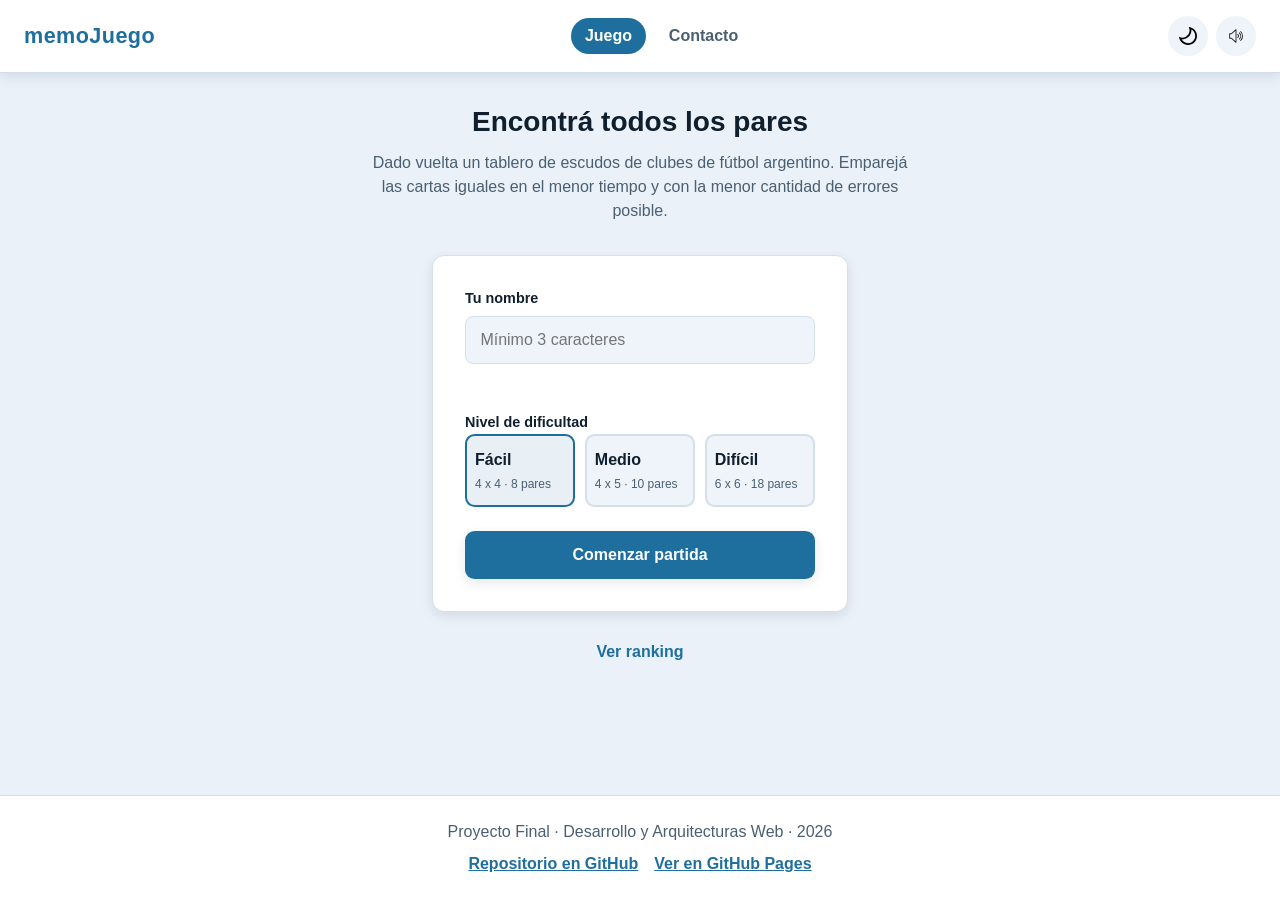
<file: index.html>
<!DOCTYPE html>
<html lang="es">
<head>
    <meta charset="UTF-8">
    <meta name="viewport" content="width=device-width, initial-scale=1.0">
    <title>memoJuego - Escudos de clubes argentinos</title>
    <link rel="stylesheet" href="css/estilos.css">
</head>
<body>
    <header class="encabezado">
        <div class="marca-sitio">
            <span class="nombre-sitio">memoJuego</span>
        </div>
        <nav class="navegacion" aria-label="Navegación principal">
            <a class="enlace-nav enlace-nav-activo" href="index.html">Juego</a>
            <a class="enlace-nav" href="pages/contacto.html">Contacto</a>
        </nav>
        <div class="acciones-encabezado">
            <button class="boton-icono" id="boton-tema" type="button" aria-label="Cambiar entre modo claro y oscuro">
                <img class="icono-boton" src="assets/imagenes/luna.svg" alt="" aria-hidden="true">
            </button>
            <button class="boton-icono" id="boton-sonido" type="button" aria-label="Activar o desactivar sonidos">
                <img class="icono-boton" src="assets/imagenes/sound-on.svg" alt="" aria-hidden="true">
            </button>
        </div>
    </header>

    <main class="contenido">
        <section class="pantalla vista-inicio" id="pantalla-inicio" aria-labelledby="titulo-inicio">
            <h1 class="titulo-pantalla" id="titulo-inicio">Encontrá todos los pares</h1>
            <p class="texto-pantalla">Dado vuelta un tablero de escudos de clubes de fútbol argentino. Emparejá las cartas iguales en el menor tiempo y con la menor cantidad de errores posible.</p>
            <form class="formulario-inicio" id="formulario-inicio" novalidate>
                <div class="campo">
                    <label class="etiqueta-campo" for="entrada-nombre">Tu nombre</label>
                    <input class="control-campo" id="entrada-nombre" type="text" placeholder="Mínimo 3 caracteres" autocomplete="off" maxlength="20">
                    <p class="error-campo" id="error-nombre" role="alert"></p>
                </div>
                <fieldset class="campo campo-niveles">
                    <legend class="etiqueta-campo">Nivel de dificultad</legend>
                    <div class="selector-nivel" id="selector-nivel" role="radiogroup" aria-label="Nivel de dificultad">
                        <button class="opcion-nivel opcion-nivel-activa" type="button" data-nivel="facil" role="radio" aria-checked="true">
                            <span class="nombre-opcion">Fácil</span>
                            <span class="detalle-opcion">4 x 4 · 8 pares</span>
                        </button>
                        <button class="opcion-nivel" type="button" data-nivel="medio" role="radio" aria-checked="false">
                            <span class="nombre-opcion">Medio</span>
                            <span class="detalle-opcion">4 x 5 · 10 pares</span>
                        </button>
                        <button class="opcion-nivel" type="button" data-nivel="dificil" role="radio" aria-checked="false">
                            <span class="nombre-opcion">Difícil</span>
                            <span class="detalle-opcion">6 x 6 · 18 pares</span>
                        </button>
                    </div>
                </fieldset>
                <button class="boton boton-primario" id="boton-comenzar" type="submit">Comenzar partida</button>
            </form>
            <button class="boton boton-fantasma" id="boton-ranking-inicio" type="button">Ver ranking</button>
        </section>

        <section class="pantalla vista-juego oculto" id="pantalla-juego" aria-labelledby="titulo-juego">
            <h2 class="visualmente-oculto" id="titulo-juego">Partida en curso</h2>
            <div class="tablero-superior">
                <ul class="marcador" aria-live="polite">
                    <li class="item-marcador">
                        <span class="etiqueta-marcador">Jugador</span>
                        <span class="valor-marcador" id="dato-jugador">-</span>
                    </li>
                    <li class="item-marcador">
                        <span class="etiqueta-marcador">Tiempo</span>
                        <span class="valor-marcador" id="dato-tiempo">00:00</span>
                    </li>
                    <li class="item-marcador">
                        <span class="etiqueta-marcador">Puntaje</span>
                        <span class="valor-marcador" id="dato-puntaje">0</span>
                    </li>
                    <li class="item-marcador">
                        <span class="etiqueta-marcador">Pares</span>
                        <span class="valor-marcador" id="dato-pares">0 / 0</span>
                    </li>
                    <li class="item-marcador">
                        <span class="etiqueta-marcador">Intentos</span>
                        <span class="valor-marcador" id="dato-intentos">0</span>
                    </li>
                    <li class="item-marcador">
                        <span class="etiqueta-marcador">Errores</span>
                        <span class="valor-marcador" id="dato-errores">0</span>
                    </li>
                </ul>
            </div>
            <div class="tablero tablero-facil" id="tablero" aria-label="Tablero de cartas"></div>
            <div class="controles-juego">
                <button class="boton boton-secundario" id="boton-reiniciar" type="button">Reiniciar partida</button>
                <button class="boton boton-fantasma" id="boton-nueva" type="button">Cambiar jugador o nivel</button>
                <button class="boton boton-fantasma" id="boton-ranking-juego" type="button">Ver ranking</button>
            </div>
        </section>
    </main>

    <footer class="pie">
        <p class="texto-pie">Proyecto Final · Desarrollo y Arquitecturas Web · 2026</p>
        <div class="enlaces-pie">
            <a class="enlace-pie" id="enlace-repositorio" href="https://github.com/UAIFede/daw2026-exfinal-riquelme" target="_blank" rel="noopener noreferrer">Repositorio en GitHub</a>
            <a class="enlace-pie" id="enlace-pages" href="https://uaifede.github.io/daw2026-exfinal-riquelme/" target="_blank" rel="noopener noreferrer">Ver en GitHub Pages</a>
        </div>
    </footer>

    <div class="modal oculto" id="modal-victoria" role="dialog" aria-modal="true" aria-labelledby="titulo-victoria">
        <div class="caja-modal">
            <img class="icono-modal" src="assets/imagenes/ganador.svg" alt="" aria-hidden="true">
            <h2 class="titulo-modal" id="titulo-victoria">¡Ganaste!</h2>
            <p class="subtitulo-modal" id="resumen-victoria"></p>
            <dl class="detalle-puntaje" id="detalle-puntaje"></dl>
            <div class="acciones-modal">
                <button class="boton boton-primario" id="boton-jugar-otra" type="button">Jugar de nuevo</button>
                <button class="boton boton-secundario" id="boton-ver-ranking-victoria" type="button">Ver ranking</button>
            </div>
        </div>
    </div>

    <div class="modal oculto" id="modal-ranking" role="dialog" aria-modal="true" aria-labelledby="titulo-ranking">
        <div class="caja-modal caja-modal-ancha">
            <h2 class="titulo-modal" id="titulo-ranking">Ranking de partidas</h2>
            <div class="ranking-controles">
                <label class="etiqueta-campo" for="orden-ranking">Ordenar por</label>
                <select class="control-campo control-campo-select" id="orden-ranking">
                    <option value="puntaje">Puntaje</option>
                    <option value="fecha">Fecha</option>
                    <option value="duracion">Duración</option>
                    <option value="nivel">Nivel</option>
                </select>
            </div>
            <div class="ranking-tabla" id="ranking-tabla"></div>
            <div class="acciones-modal">
                <button class="boton boton-secundario" id="boton-borrar-ranking" type="button">Borrar historial</button>
                <button class="boton boton-fantasma" id="boton-cerrar-ranking" type="button">Cerrar</button>
            </div>
        </div>
    </div>

    <div class="modal oculto" id="modal-confirmacion" role="dialog" aria-modal="true" aria-labelledby="titulo-confirmacion">
        <div class="caja-modal">
            <img class="icono-modal icono-modal-mono" src="assets/imagenes/basura.svg" alt="" aria-hidden="true">
            <h2 class="titulo-modal" id="titulo-confirmacion">Borrar historial</h2>
            <p class="subtitulo-modal">Se van a eliminar todas las partidas guardadas. Esta acción no se puede deshacer.</p>
            <div class="acciones-modal">
                <button class="boton boton-peligro" id="boton-confirmar-borrado" type="button">Sí, borrar todo</button>
                <button class="boton boton-fantasma" id="boton-cancelar-borrado" type="button">Cancelar</button>
            </div>
        </div>
    </div>
  
    <script src="js/almacenamiento.js"></script>
    <script src="js/validaciones.js"></script>
    <script src="js/interfaz.js"></script>
    <script src="js/juego.js"></script>
    <script src="js/inicio.js"></script>
</body>
</html>
</file>
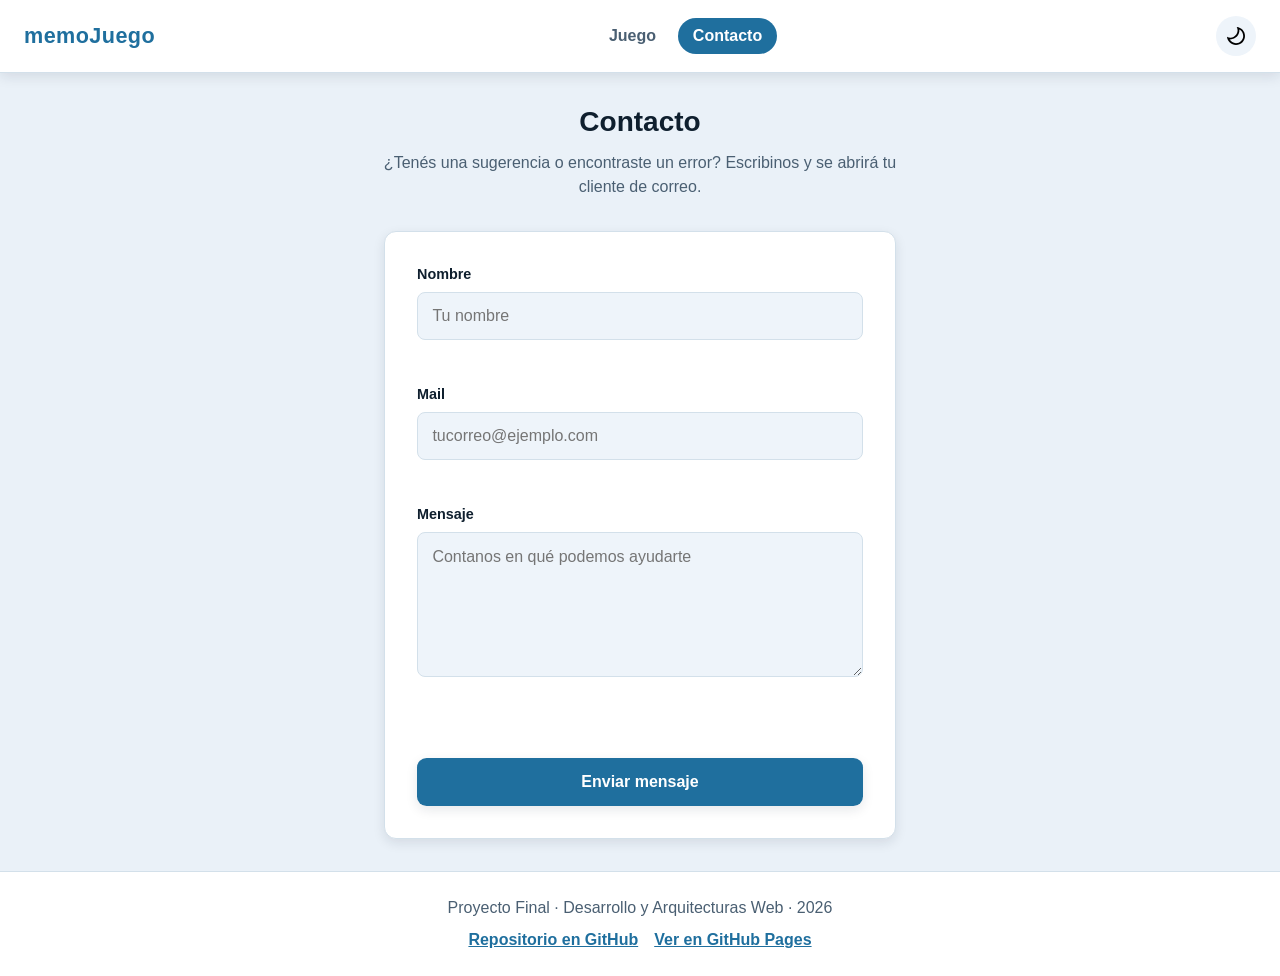
<file: pages/contacto.html>
<!DOCTYPE html>
<html lang="es">
<head>
    <meta charset="UTF-8">
    <meta name="viewport" content="width=device-width, initial-scale=1.0">
    <title>Contacto - memoJuego</title>
    <link rel="stylesheet" href="../css/estilos.css">
</head>
<body>
    <header class="encabezado">
        <div class="marca-sitio">
            <span class="nombre-sitio">memoJuego</span>
        </div>
        <nav class="navegacion" aria-label="Navegación principal">
            <a class="enlace-nav" href="../index.html">Juego</a>
            <a class="enlace-nav enlace-nav-activo" href="contacto.html">Contacto</a>
        </nav>
        <div class="acciones-encabezado">
            <button class="boton-icono" id="boton-tema" type="button" aria-label="Cambiar entre modo claro y oscuro">
                <img class="icono-boton" src="../assets/imagenes/luna.svg" alt="" aria-hidden="true">
            </button>
        </div>
    </header>

    <main class="contenido">
        <section class="pantalla vista-contacto" aria-labelledby="titulo-contacto">
            <h1 class="titulo-pantalla" id="titulo-contacto">Contacto</h1>
            <p class="texto-pantalla">¿Tenés una sugerencia o encontraste un error? Escribinos y se abrirá tu cliente de correo.</p>

            <form class="formulario-contacto" id="formulario-contacto" novalidate>
                <div class="campo">
                    <label class="etiqueta-campo" for="contacto-nombre">Nombre</label>
                    <input class="control-campo" id="contacto-nombre" type="text" placeholder="Tu nombre" autocomplete="off">
                    <p class="error-campo" id="error-contacto-nombre" role="alert"></p>
                </div>

                <div class="campo">
                    <label class="etiqueta-campo" for="contacto-mail">Mail</label>
                    <input class="control-campo" id="contacto-mail" type="text" placeholder="tucorreo@ejemplo.com" autocomplete="off">
                    <p class="error-campo" id="error-contacto-mail" role="alert"></p>
                </div>

                <div class="campo">
                    <label class="etiqueta-campo" for="contacto-mensaje">Mensaje</label>
                    <textarea class="control-campo control-campo-area" id="contacto-mensaje" rows="5" placeholder="Contanos en qué podemos ayudarte"></textarea>
                    <p class="error-campo" id="error-contacto-mensaje" role="alert"></p>
                </div>

                <p class="exito-campo" id="exito-contacto" role="status"></p>

                <button class="boton boton-primario" id="boton-enviar" type="submit">Enviar mensaje</button>
            </form>
        </section>
    </main>

    <footer class="pie">
        <p class="texto-pie">Proyecto Final · Desarrollo y Arquitecturas Web · 2026</p>
        <div class="enlaces-pie">
            <a class="enlace-pie" id="enlace-repositorio" href="https://github.com/UAIFede/daw2026-exfinal-riquelme" target="_blank" rel="noopener noreferrer">Repositorio en GitHub</a>
            <a class="enlace-pie" id="enlace-pages" href="https://uaifede.github.io/daw2026-exfinal-riquelme/" target="_blank" rel="noopener noreferrer">Ver en GitHub Pages</a>
        </div>
    </footer>
    <script src="../js/almacenamiento.js"></script>
    <script src="../js/validaciones.js"></script>
    <script src="../js/contacto.js"></script>
</body>
</html>
</file>
<file: css/estilos.css>
*,
*::before,
*::after {
    box-sizing: border-box;
    margin: 0;
    padding: 0;
}

html {
    font-size: 100%;
    line-height: 1.5;
    -webkit-text-size-adjust: 100%;
}

ul,
ol {
    list-style: none;
}

a {
    color: inherit;
    text-decoration: none;
}

button {
    border: none;
    background: none;
    color: inherit;
    font: inherit;
    cursor: pointer;
}

input,
textarea,
select {
    border: none;
    color: inherit;
    font: inherit;
}

img {
    display: block;
    max-width: 100%;
}

h1,
h2,
h3 {
    font-weight: 700;
    line-height: 1.2;
}

:root {
    --color-fondo: #eaf1f8;
    --color-superficie: #ffffff;
    --color-superficie-suave: #eef4fa;
    --color-borde: #d3e0ea;
    --color-texto: #0f1f2e;
    --color-texto-suave: #4a5f72;
    --color-primario: #1f6f9e;
    --color-primario-oscuro: #155879;
    --color-acento: #f5a623;
    --color-peligro: #d1495b;
    --color-exito: #2e9e6b;
    --sombra: 0 0.25rem 0.75rem #0f1f2e1a;
    --sombra-fuerte: 0 0.75rem 2rem #0f1f2e33;
    --radio: 0.75rem;
    --transicion: 0.25s ease;
}

body.tema-oscuro {
    --color-fondo: #0b1622;
    --color-superficie: #13212e;
    --color-superficie-suave: #1a2c3d;
    --color-borde: #2a3f52;
    --color-texto: #e7eef5;
    --color-texto-suave: #9db0c2;
    --color-primario: #2f7fb0;
    --color-primario-oscuro: #23628a;
    --color-acento: #f5b544;
    --color-peligro: #e06c7c;
    --color-exito: #4cc38a;
    --sombra: 0 0.25rem 0.75rem #00000059;
    --sombra-fuerte: 0 0.75rem 2rem #00000080;
}

body {
    display: flex;
    flex-direction: column;
    min-height: 100vh;
    background-color: var(--color-fondo);
    color: var(--color-texto);
    font-family: "Segoe UI", "Helvetica Neue", Arial, sans-serif;
    transition: background-color var(--transicion), color var(--transicion);
}

h1 {
    font-size: 1.75rem;
}

h2 {
    font-size: 1.4rem;
}

.encabezado {
    display: flex;
    justify-content: space-between;
    align-items: center;
    gap: 1rem;
    padding: 1rem 1.5rem;
    background-color: var(--color-superficie);
    border-bottom: 1px solid var(--color-borde);
    box-shadow: var(--sombra);
}

.marca-sitio {
    display: flex;
    align-items: center;
    gap: 0.5rem;
}

.nombre-sitio {
    color: var(--color-primario);
    letter-spacing: 0.02em;
    font-size: 1.35rem;
    font-weight: 700;
}

.acciones-encabezado {
    display: flex;
    gap: 0.5rem;
}

.navegacion {
    display: flex;
    gap: 0.5rem;
}

.enlace-nav {
    padding: 0.4rem 0.9rem;
    border-radius: 999px;
    color: var(--color-texto-suave);
    font-weight: 600;
    transition: background-color var(--transicion), color var(--transicion);
}

.enlace-nav:hover,
.enlace-nav:focus-visible {
    background-color: var(--color-superficie-suave);
    color: var(--color-texto);
}

.enlace-nav-activo {
    background-color: var(--color-primario);
    color: #ffffff;
}

.enlace-nav-activo:hover,
.enlace-nav-activo:focus-visible {
    background-color: var(--color-primario-oscuro);
    color: #ffffff;
}

.boton-icono {
    display: flex;
    justify-content: center;
    align-items: center;
    width: 2.5rem;
    height: 2.5rem;
    border-radius: 50%;
    background-color: var(--color-superficie-suave);
    transition: background-color var(--transicion), transform var(--transicion);
}

.boton-icono:hover,
.boton-icono:focus-visible {
    background-color: var(--color-borde);
    transform: translateY(-1px);
}

.icono-boton {
    width: 1.15rem;
    height: 1.15rem;
}

body.tema-oscuro .icono-boton {
    filter: invert(1);
}

.contenido {
    display: flex;
    flex: 1;
    flex-direction: column;
    align-items: center;
    width: 100%;
    max-width: 60rem;
    margin: 0 auto;
    padding: 2rem 1.5rem;
}

.pantalla {
    display: flex;
    flex-direction: column;
    align-items: center;
    width: 100%;
}

.titulo-pantalla {
    text-align: center;
    color: var(--color-texto);
}

.texto-pantalla {
    max-width: 34rem;
    margin: 0.75rem auto 2rem;
    text-align: center;
    color: var(--color-texto-suave);
}

.formulario-inicio {
    display: flex;
    flex-direction: column;
    gap: 1.5rem;
    width: 100%;
    max-width: 26rem;
    padding: 2rem;
    background-color: var(--color-superficie);
    border: 1px solid var(--color-borde);
    border-radius: var(--radio);
    box-shadow: var(--sombra);
}

.formulario-contacto {
    display: flex;
    flex-direction: column;
    gap: 1.25rem;
    width: 100%;
    max-width: 32rem;
    padding: 2rem;
    background-color: var(--color-superficie);
    border: 1px solid var(--color-borde);
    border-radius: var(--radio);
    box-shadow: var(--sombra);
}

.campo {
    display: flex;
    flex-direction: column;
    gap: 0.4rem;
    border: none;
}

.etiqueta-campo {
    color: var(--color-texto);
    font-size: 0.9rem;
    font-weight: 600;
}

.control-campo {
    width: 100%;
    padding: 0.7rem 0.9rem;
    background-color: var(--color-superficie-suave);
    border: 1px solid var(--color-borde);
    border-radius: 0.5rem;
    color: var(--color-texto);
    font-size: 1rem;
    transition: border-color var(--transicion), box-shadow var(--transicion);
}

.control-campo:focus-visible {
    border-color: var(--color-primario);
    outline: none;
    box-shadow: 0 0 0 3px #1f6f9e33;
}

.control-campo-area {
    resize: vertical;
    min-height: 6rem;
}

.control-campo-select {
    cursor: pointer;
}

.error-campo {
    min-height: 1.1rem;
    color: var(--color-peligro);
    font-size: 0.85rem;
    font-weight: 600;
}

.exito-campo {
    min-height: 1.1rem;
    color: var(--color-exito);
    font-size: 0.9rem;
    font-weight: 600;
}

.campo-niveles {
    gap: 0.75rem;
}

.selector-nivel {
    display: flex;
    gap: 0.6rem;
}

.opcion-nivel {
    display: flex;
    flex: 1;
    flex-direction: column;
    gap: 0.2rem;
    padding: 0.75rem 0.5rem;
    background-color: var(--color-superficie-suave);
    border: 2px solid var(--color-borde);
    border-radius: 0.6rem;
    text-align: center;
    transition: border-color var(--transicion), background-color var(--transicion);
}

.opcion-nivel:hover,
.opcion-nivel:focus-visible {
    border-color: var(--color-primario);
}

.opcion-nivel-activa {
    background-color: #1f6f9e1a;
    border-color: var(--color-primario);
}

.nombre-opcion {
    font-size: 1rem;
    font-weight: 700;
}

.detalle-opcion {
    color: var(--color-texto-suave);
    font-size: 0.75rem;
}

.boton {
    display: inline-flex;
    justify-content: center;
    align-items: center;
    padding: 0.75rem 1.5rem;
    border-radius: 0.6rem;
    text-align: center;
    font-size: 1rem;
    font-weight: 700;
    transition: background-color var(--transicion), transform var(--transicion), box-shadow var(--transicion);
}

.boton:hover,
.boton:focus-visible {
    transform: translateY(-2px);
}

.boton:active {
    transform: translateY(0);
}

.boton-primario {
    background-color: var(--color-primario);
    color: #ffffff;
    box-shadow: var(--sombra);
}

.boton-primario:hover,
.boton-primario:focus-visible {
    background-color: var(--color-primario-oscuro);
}

.boton-secundario {
    background-color: var(--color-superficie);
    border: 1px solid var(--color-borde);
    color: var(--color-texto);
}

.boton-fantasma {
    margin-top: 1rem;
    background-color: transparent;
    color: var(--color-primario);
    font-weight: 600;
}

.boton-fantasma:hover,
.boton-fantasma:focus-visible {
    color: var(--color-primario-oscuro);
}

.boton-peligro {
    background-color: var(--color-peligro);
    color: #ffffff;
}

.tablero-superior {
    width: 100%;
    margin-bottom: 1.5rem;
}

.marcador {
    display: flex;
    flex-wrap: wrap;
    justify-content: center;
    gap: 0.75rem;
    width: 100%;
}

.item-marcador {
    display: flex;
    flex: 1;
    flex-direction: column;
    align-items: center;
    gap: 0.15rem;
    min-width: 5rem;
    padding: 0.6rem 0.75rem;
    background-color: var(--color-superficie);
    border: 1px solid var(--color-borde);
    border-radius: 0.6rem;
    box-shadow: var(--sombra);
}

.etiqueta-marcador {
    color: var(--color-texto-suave);
    text-transform: uppercase;
    letter-spacing: 0.05em;
    font-size: 0.65rem;
    font-weight: 700;
}

.valor-marcador {
    color: var(--color-texto);
    font-size: 1.1rem;
    font-weight: 700;
}

.tablero {
    display: flex;
    flex-wrap: wrap;
    justify-content: center;
    gap: 0.5rem;
    width: 100%;
    max-width: 34rem;
    margin: 0 auto;
}

.carta {
    display: block;
    position: relative;
    aspect-ratio: 1 / 1;
    background: transparent;
    border-radius: 0.6rem;
    perspective: 60rem;
}

.carta:focus-visible {
    outline: 3px solid var(--color-acento);
    outline-offset: 2px;
}

.interior-carta {
    position: absolute;
    inset: 0;
    transition: transform 0.4s ease;
    transform-style: preserve-3d;
}

.cara-carta {
    display: flex;
    position: absolute;
    inset: 0;
    justify-content: center;
    align-items: center;
    border-radius: 0.6rem;
    backface-visibility: hidden;
}

.cara-dorso {
    background: linear-gradient(135deg, #1f6f9e, #2f8fc4);
    box-shadow: var(--sombra);
}

.cara-dorso img {
    width: 45%;
    height: 45%;
    object-fit: contain;
}

.cara-frente {
    background-color: var(--color-superficie);
    border: 2px solid var(--color-borde);
    box-shadow: var(--sombra);
    transform: rotateY(180deg);
}

.imagen-carta {
    width: 65%;
    height: 65%;
    object-fit: contain;
}

.carta.esta-volteada .interior-carta,
.carta.es-correcta .interior-carta {
    transform: rotateY(180deg);
}

.carta.es-correcta .cara-frente {
    border-color: var(--color-exito);
    background-color: #2e9e6b1a;
}

.carta.es-incorrecta .cara-frente {
    border-color: var(--color-peligro);
    background-color: #d1495b1a;
    animation: temblar 0.35s ease;
}

.carta:disabled {
    cursor: default;
}

.controles-juego {
    display: flex;
    flex-wrap: wrap;
    justify-content: center;
    gap: 0.75rem;
    margin-top: 1.75rem;
}

.controles-juego .boton-fantasma {
    margin-top: 0;
}

.pie {
    display: flex;
    flex-direction: column;
    align-items: center;
    gap: 0.5rem;
    padding: 1.5rem;
    background-color: var(--color-superficie);
    border-top: 1px solid var(--color-borde);
    text-align: center;
    color: var(--color-texto-suave);
}

.enlaces-pie {
    display: flex;
    flex-wrap: wrap;
    justify-content: center;
    gap: 1rem;
}

.enlace-pie {
    color: var(--color-primario);
    text-decoration: underline;
    font-weight: 600;
}

.modal {
    display: flex;
    position: fixed;
    inset: 0;
    z-index: 10;
    justify-content: center;
    align-items: center;
    padding: 1.5rem;
    background-color: #0f1f2ecc;
}

.caja-modal {
    display: flex;
    flex-direction: column;
    align-items: center;
    gap: 1rem;
    width: 100%;
    max-width: 26rem;
    padding: 2rem;
    background-color: var(--color-superficie);
    border-radius: var(--radio);
    text-align: center;
    box-shadow: var(--sombra-fuerte);
    animation: aparecer 0.25s ease;
}

.caja-modal-ancha {
    max-width: 34rem;
}

.icono-modal {
    width: 3rem;
    height: 3rem;
}

body.tema-oscuro .icono-modal-mono {
    filter: invert(1);
}

.titulo-modal {
    color: var(--color-texto);
}

.subtitulo-modal {
    color: var(--color-texto-suave);
}

.acciones-modal {
    display: flex;
    flex-wrap: wrap;
    justify-content: center;
    gap: 0.75rem;
    width: 100%;
}

.detalle-puntaje {
    display: flex;
    flex-direction: column;
    gap: 0.4rem;
    width: 100%;
    padding: 1rem;
    background-color: var(--color-superficie-suave);
    border-radius: 0.6rem;
    text-align: left;
    font-size: 0.9rem;
}

.fila-puntaje {
    display: flex;
    justify-content: space-between;
    gap: 1rem;
}

.fila-puntaje-total {
    padding-top: 0.4rem;
    border-top: 1px solid var(--color-borde);
    font-weight: 700;
}

.ranking-controles {
    display: flex;
    align-items: center;
    gap: 0.6rem;
    width: 100%;
}

.ranking-controles .etiqueta-campo {
    margin: 0;
}

.ranking-controles .control-campo-select {
    width: auto;
    flex: 1;
}

.ranking-tabla {
    display: flex;
    flex-direction: column;
    gap: 0.4rem;
    width: 100%;
    max-height: 18rem;
    overflow-y: auto;
}

.ranking-fila {
    display: flex;
    align-items: center;
    gap: 0.75rem;
    padding: 0.6rem 0.75rem;
    background-color: var(--color-superficie-suave);
    border-radius: 0.5rem;
    text-align: left;
}

.posicion-fila {
    color: var(--color-primario);
    font-size: 1.1rem;
    font-weight: 700;
}

.datos-fila {
    display: flex;
    flex: 1;
    flex-direction: column;
}

.nombre-fila {
    font-weight: 700;
}

.meta-fila {
    color: var(--color-texto-suave);
    font-size: 0.8rem;
}

.puntaje-fila {
    color: var(--color-texto);
    font-size: 1.05rem;
    font-weight: 700;
}

.ranking-vacio {
    padding: 1.5rem;
    text-align: center;
    color: var(--color-texto-suave);
}

.oculto {
    display: none;
}

.visualmente-oculto {
    position: absolute;
    width: 1px;
    height: 1px;
    margin: -1px;
    padding: 0;
    border: 0;
    overflow: hidden;
    clip: rect(0, 0, 0, 0);
}

.tablero-facil .carta {
    flex: 0 0 calc((100% - 1.5rem) / 4);
}

.tablero-medio .carta {
    flex: 0 0 calc((100% - 2rem) / 5);
}

.tablero-dificil .carta {
    flex: 0 0 calc((100% - 2.5rem) / 6);
}

@keyframes aparecer {
    from {
        transform: translateY(0.75rem);
        opacity: 0;
    }

    to {
        transform: translateY(0);
        opacity: 1;
    }
}

@keyframes temblar {
    25% {
        transform: rotateY(180deg) translateX(-0.25rem);
    }

    75% {
        transform: rotateY(180deg) translateX(0.25rem);
    }
}

@media (max-width: 640px) {
    .encabezado {
        flex-wrap: wrap;
        justify-content: center;
    }

    .selector-nivel {
        flex-direction: column;
    }

    .item-marcador {
        min-width: 4rem;
        padding: 0.5rem;
    }
}

@media (prefers-reduced-motion: reduce) {
    .interior-carta {
        transition: none;
    }

    .carta.es-incorrecta .cara-frente {
        animation: none;
    }

    .caja-modal {
        animation: none;
    }
}
</file>
